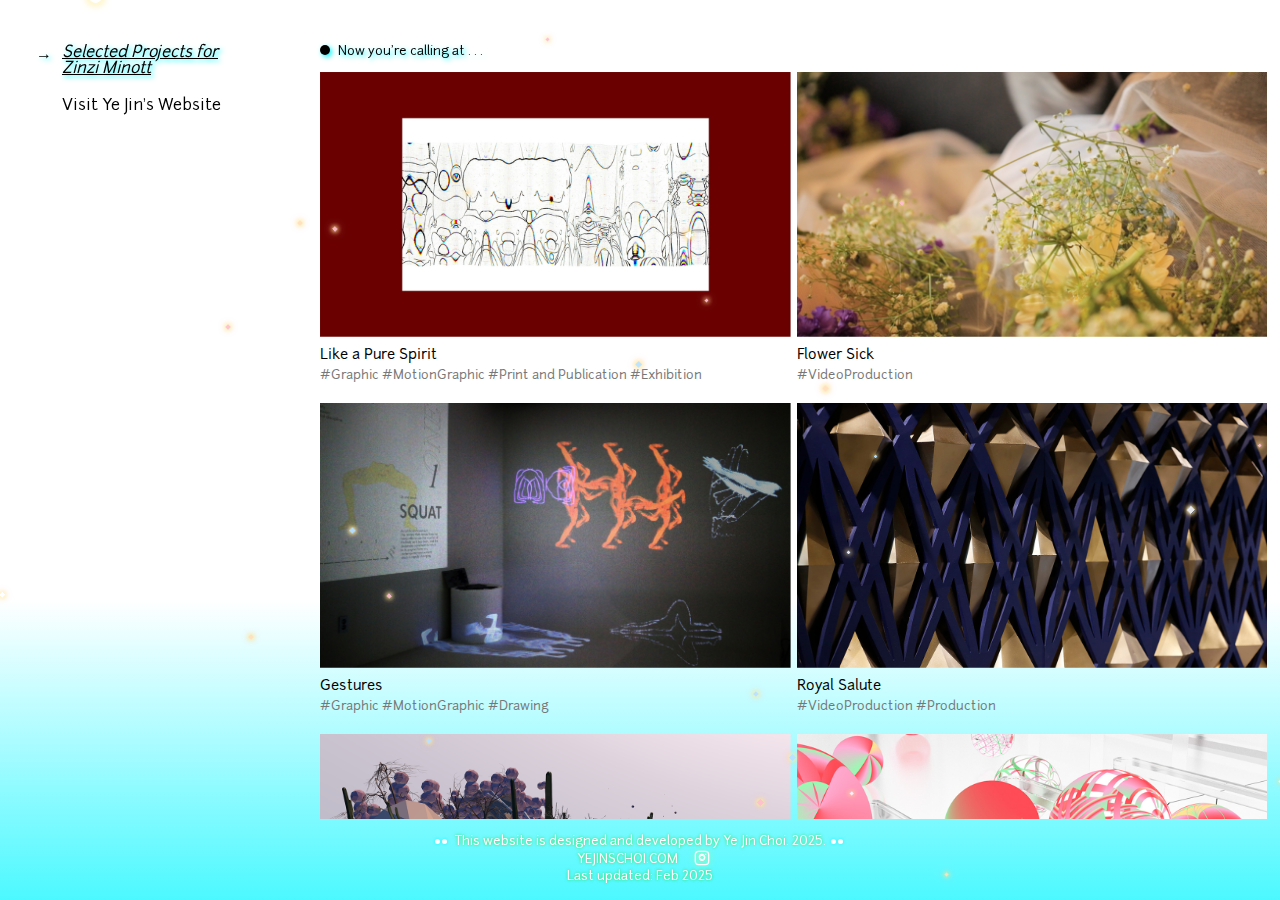
<file: index.html>
<!doctype html>
<html>
<head>
<meta charset="UTF-8">
<meta name="viewport" content="width=device-width, initial-scale=1.0, maximum-scale=1.0, user-scalable=no">

<meta http-equiv="X-UA-Compatible" content="ie=edge">
<title>YeJin Choi</title>
	<link rel="apple-touch-icon" sizes="180x180" href="/assets/apple-touch-icon.png">
<link rel="icon" type="image/png" sizes="32x32" href="/assets/favicon-32x32.png">
<link rel="icon" type="image/png" sizes="16x16" href="/assets/favicon-16x16.png">
<link rel="manifest" href="/assets/site.webmanifest">
<link rel="mask-icon" href="/assets/safari-pinned-tab.svg" color="#5bbad5">
<meta name="msapplication-TileColor" content="#da532c">
<meta name="theme-color" content="#ffffff">
<link href="css/reset.css" rel="stylesheet">
    <link rel="stylesheet" href="css/project.css">
	<link rel="stylesheet" href="css/project_all.css">
	<link rel="stylesheet" href="css/font/junction.css" type="text/css">
	<link rel="stylesheet" href="css/font/ribes.css" type="text/css">
	<link rel="stylesheet" href="css/font/basteleur.css" type="text/css">
	<link rel="stylesheet" href="css/font/at_apoc.css" type="text/css">
	<link rel="stylesheet" href="css/font/vppixelprooutline.css" type="text/css">
	<link rel="stylesheet" href="css/font/pilowlava.css" type="text/css">
	<link rel="stylesheet" href="css/font/sinistre.css" type="text/css">
	<link rel="stylesheet" href="css/font/courgette.css" type="text/css">
	<link rel="stylesheet" href="css/font/transeptV01VF.css" type="text/css">
	<link rel="preconnect" href="https://fonts.googleapis.com">
	<link rel="preconnect" href="https://fonts.gstatic.com" crossorigin>
	<link href="https://fonts.googleapis.com/css2?family=ABeeZee:ital@0;1&family=Bitter:ital,wght@0,100..900;1,100..900&family=Courgette&family=Hubballi&family=IBM+Plex+Sans+KR&family=Kreon:wght@300..700&family=Montserrat:ital,wght@0,100..900;1,100..900&family=PT+Serif:ital,wght@0,400;0,700;1,400;1,700&family=Signika:wght@300..700&family=Srisakdi:wght@400;700&display=swap" rel="stylesheet">
</head>
<body>
	<div class="containter">
		<div class="top-profile">
			<p1>As a multi-disciplinary designer, Ye Jin(SanSan) explores 2D and 3D graphic images, publications, photography and various interactive mtehodologies including coding and installation works.</p>
		</div>
		<div class="navigator">
    <a href="project.html">Selected Projects for<br>Zinzi Minott</a><br>
			<a href="https://yejinschoi.com" target="_blank">Visit Ye Jin's Website</a>
</div>
		<div class="context">
		<div class="now"><div class="circle"></div><p>Now you're calling at . . .</p></div>
    	<div class="project-container" id="projectContainer"></div>
        <!-- JavaScript에서 동적으로 생성 -->
			</div>
    	</div>
	<!----------------------------------------------------------------------->
	<!--
	<button class="close" onclick="location.href='https://yejinschoi.com'">
			<div class="line-hori"></div>
			<div class="line-verti"></div>
	</button>
-->
	<div class="bottom">
		<!-- 기존 요소 (가운데 정렬) -->
    <div class="center-content">
        <div class="copyright">
            <div class="circle"></div><div class="circle"></div>
            <div class="marquee">
                <p1 class="copyright">This website is designed and developed by Ye Jin Choi. 2025.</p1>
            </div>
            <div class="circle"></div><div class="circle"></div>
        </div>

        <div class="button-container">
            <button class="btn" onclick="location.href='http://yejinschoi.com'">
                YEJINSCHOI.COM
            </button>
            <a href="https://www.instagram.com/sansan.wip" target="_blank" class="instagram-btn">
                <svg xmlns="http://www.w3.org/2000/svg" width="24" height="24" viewBox="0 0 24 24" fill="none" stroke="white" stroke-width="2" stroke-linecap="round" stroke-linejoin="round">
                    <rect x="2" y="2" width="20" height="20" rx="5" ry="5"></rect>
                    <circle cx="12" cy="12" r="4" stroke-width="1.5"></circle>
                    <path d="M16 11.37a4 4 0 1 1-4.73-4.73 4 4 0 0 1 4.73 4.73z"></path>
                    <line x1="17.5" y1="6.5" x2="17.5" y2="6.5"></line>
                </svg>
            </a>
        </div>

        <p1>Last updated: Feb 2025</p1>
    </div>
</div>
    <script src="js/re_menu_selected_zinziminott.js"></script>
</body>
</html>
</file>
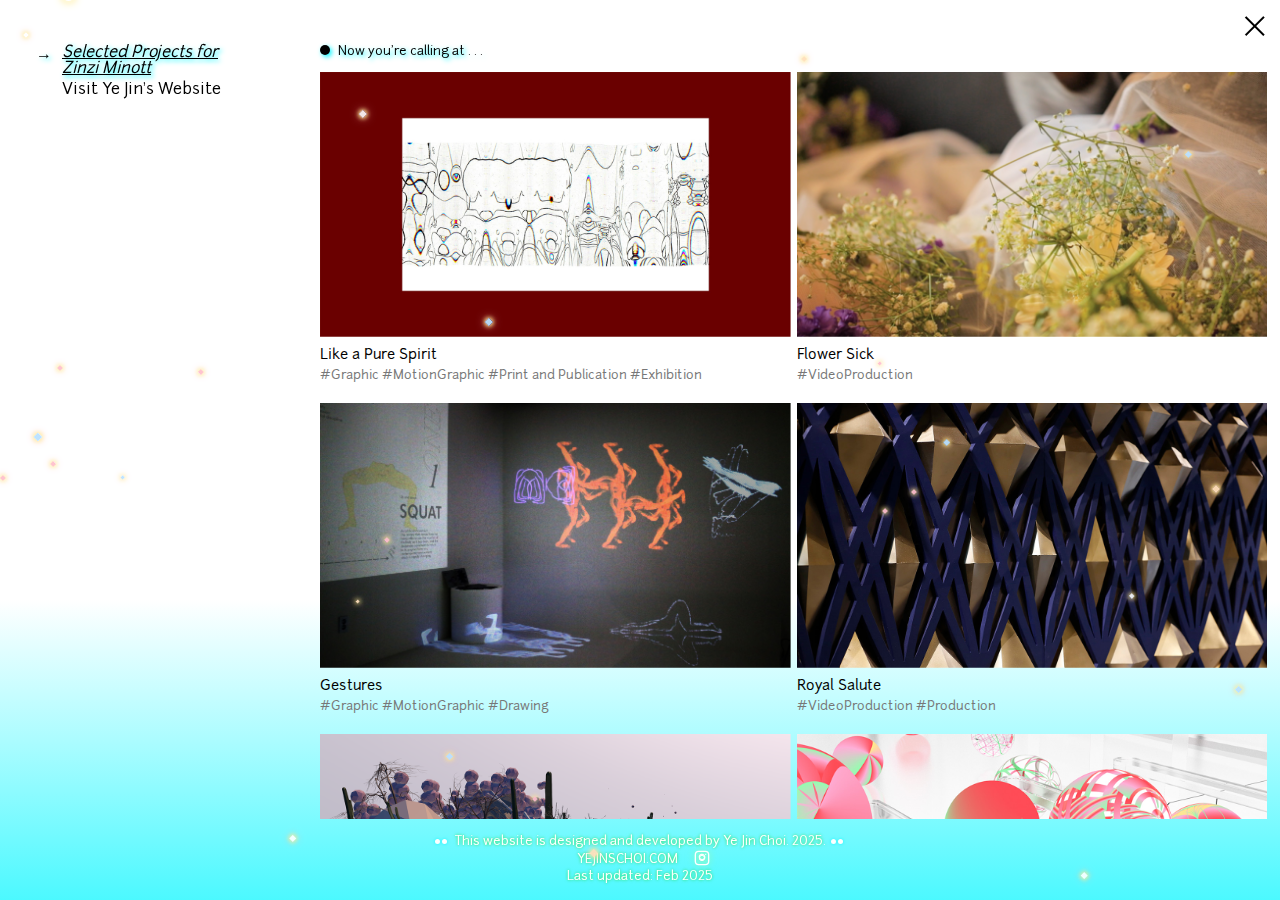
<file: project_selected_zinziminott.html>
<!doctype html>
<html>
<head>
<meta charset="UTF-8">
<meta name="viewport" content="width=device-width, initial-scale=1.0, maximum-scale=1.0, user-scalable=no">

<meta http-equiv="X-UA-Compatible" content="ie=edge">
<title>YeJin Choi</title>
	<link rel="apple-touch-icon" sizes="180x180" href="/assets/apple-touch-icon.png">
<link rel="icon" type="image/png" sizes="32x32" href="/assets/favicon-32x32.png">
<link rel="icon" type="image/png" sizes="16x16" href="/assets/favicon-16x16.png">
<link rel="manifest" href="/assets/site.webmanifest">
<link rel="mask-icon" href="/assets/safari-pinned-tab.svg" color="#5bbad5">
<meta name="msapplication-TileColor" content="#da532c">
<meta name="theme-color" content="#ffffff">
<link href="../css/reset.css" rel="stylesheet">
    <link rel="stylesheet" href="../css/project.css">
	<link rel="stylesheet" href="../css/project_all.css">
	<link rel="stylesheet" href="../css/font/junction.css" type="text/css">
	<link rel="stylesheet" href="../css/font/ribes.css" type="text/css">
	<link rel="stylesheet" href="../css/font/basteleur.css" type="text/css">
	<link rel="stylesheet" href="../css/font/at_apoc.css" type="text/css">
	<link rel="stylesheet" href="../css/font/vppixelprooutline.css" type="text/css">
	<link rel="stylesheet" href="../css/font/pilowlava.css" type="text/css">
	<link rel="stylesheet" href="../css/font/sinistre.css" type="text/css">
	<link rel="stylesheet" href="../css/font/courgette.css" type="text/css">
	<link rel="stylesheet" href="../css/font/transeptV01VF.css" type="text/css">
	<link rel="preconnect" href="https://fonts.googleapis.com">
	<link rel="preconnect" href="https://fonts.gstatic.com" crossorigin>
	<link href="https://fonts.googleapis.com/css2?family=ABeeZee:ital@0;1&family=Bitter:ital,wght@0,100..900;1,100..900&family=Courgette&family=Hubballi&family=IBM+Plex+Sans+KR&family=Kreon:wght@300..700&family=Montserrat:ital,wght@0,100..900;1,100..900&family=PT+Serif:ital,wght@0,400;0,700;1,400;1,700&family=Signika:wght@300..700&family=Srisakdi:wght@400;700&display=swap" rel="stylesheet">
</head>
<body>
	<div class="containter">
		<div class="top-profile">
			<p1>As a multi-disciplinary designer, Ye Jin(SanSan) explores 2D and 3D graphic images, publications, photography and various interactive mtehodologies including coding and installation works.</p>
		</div>
		<div class="navigator">
    <a href="project.html">Selected Projects for<br>Zinzi Minott</a>
			<a href="https://yejinschoi.com">Visit Ye Jin's Website</a>
</div>
		<div class="context">
		<div class="now"><div class="circle"></div><p>Now you're calling at . . .</p></div>
    	<div class="project-container" id="projectContainer"></div>
        <!-- JavaScript에서 동적으로 생성 -->
			</div>
    	</div>
	<!----------------------------------------------------------------------->
	<button class="close" onclick="location.href='https://yejinschoi.com'">
			<div class="line-hori"></div>
			<div class="line-verti"></div>
	</button>
	<div class="bottom">
		<!-- 기존 요소 (가운데 정렬) -->
    <div class="center-content">
        <div class="copyright">
            <div class="circle"></div><div class="circle"></div>
            <div class="marquee">
                <p1 class="copyright">This website is designed and developed by Ye Jin Choi. 2025.</p1>
            </div>
            <div class="circle"></div><div class="circle"></div>
        </div>

        <div class="button-container">
            <button class="btn" onclick="location.href='http://yejinschoi.com'">
                YEJINSCHOI.COM
            </button>
            <a href="https://www.instagram.com/sansan.wip" target="_blank" class="instagram-btn">
                <svg xmlns="http://www.w3.org/2000/svg" width="24" height="24" viewBox="0 0 24 24" fill="none" stroke="white" stroke-width="2" stroke-linecap="round" stroke-linejoin="round">
                    <rect x="2" y="2" width="20" height="20" rx="5" ry="5"></rect>
                    <circle cx="12" cy="12" r="4" stroke-width="1.5"></circle>
                    <path d="M16 11.37a4 4 0 1 1-4.73-4.73 4 4 0 0 1 4.73 4.73z"></path>
                    <line x1="17.5" y1="6.5" x2="17.5" y2="6.5"></line>
                </svg>
            </a>
        </div>

        <p1>Last updated: Feb 2025</p1>
    </div>
</div>
    <script src="../js/re_menu_selected_zinziminott.js"></script>
</body>
</html>
</file>
<file: css/project.css>
html, body {
	font-family: 'Junction', sans-serif;
	font-size: 16px;
	max-width: 100%;
	scroll-behavior: smooth;
}
body {
	width: 100vw;
	height: 100vh;
	scroll-behavior: smooth;
	-webkit-overflow-scrolling: touch;
 	margin: 0;
	background:
		/*linear-gradient(to bottom, rgba(0, 246, 255, 0.7), rgba(144, 140, 151, 0.7), rgba(111, 103, 122, 0.7), rgba(99, 0, 255, 0.7), rgba(51, 100, 30, 0.7));*/
		linear-gradient(to bottom, rgba(255, 255, 255, 1),rgba(255, 255, 255, 1),rgba(255, 255, 255, 1),rgba(0, 246, 255, 0.7));
	background-size: cover, 100% 100%;
	background-repeat: no-repeat;
	background-position: center;
	overflow: hidden;
}
.container {
     position: relative;
     width: 100vw;
}
.top-profile {
	display: none;
	position: fixed;
	width: 95%;
	height: 8vh;
	padding-top: 2vh;
	padding-left: 2vh;
}
.top-profile p1 {
	font-size: 1.5rem;
}
.context {
	display: flex;
    flex-direction: column;
    width: 100%;
    height: calc(100vh - 9vh); /* 상단 고정 영역 제외한 높이 */
    overflow-y: auto; /* 내부 스크롤 활성화 */
    padding-top: 8vh;
}
.now {
    position: fixed; /* 화면 상단에 고정 */
    top: 5vh; /* 적절한 위치 조정 */
    left: 75%;
    transform: translateX(-50%);
    display: flex;
    flex-direction: row;
    margin-bottom: 1em;
    animation: blink 1.5s infinite ease-out;
    width: 100%;
    z-index: 10;
	text-shadow: 2px 2px 5px rgba(0, 246, 255, 1); /* 텍스트 그림자 추가 */
}

@keyframes blink {
  from {
    opacity: 0; /* 초기 상태: 보이기 */
  }
  to {
    opacity: 1; /* 최종 상태: 숨기기 */
  }
}
.now .circle {
	width: .65em;
	height: .65em;
	border-radius: 50%;
	margin-right: 0.5em;
	background-color: #000000;
	box-shadow: 2px 2px 5px rgba(0, 246, 255, 1); /* 텍스트 그림자 추가 */
}
.now p {
	font-family: 'Junction', sans-serif;
	font-size: .8em;
	color: black;
}
/* 기본 컨테이너 스타일 */
.project-container {
    display: grid;
    grid-template-columns: repeat(2, 1fr); /* 2열 그리드 */
    gap: 6px;
    width: 74%;
	margin-left: 25%;
    overflow-y: auto; /* 내부 컨텐츠가 넘칠 경우 스크롤 */
}

/* 개별 프로젝트 스타일 */
.project {
    text-decoration: none;
    display: flex;
    flex-direction: column;
    /*box-shadow: 0 4px 8px rgba(0, 0, 0, 0.1);*/
    transition: transform 0.3s ease;
    padding-bottom: 15px; /* 제목과 태그가 안 잘리게 여백 추가 */
}

.project:hover {
    transform: scale(1);
}

/* 썸네일 이미지 */
.project img {
    width: 100%;
    aspect-ratio: 16 / 9; /* 16:9 비율 유지 */
    object-fit: cover;
    display: block;
	transition: transform 0.3s ease-in-out, clip-path 0.3s ease-in-out;
    clip-path: inset(0); /* 기본값 */
}

/* 제목 스타일 (이미지 아래 5px 간격) */
.project-title {
	display: flex;
    margin-top: 10px;
    font-weight: normal;
    font-size: .9em;
	line-height: 1.2em;
    color: #000000;
}

/* 태그 스타일 (제목 아래 5px 간격) */
.project-tags {
	display: flex;
    margin-top: 5px;
    font-size: 0.8em;
    color: #777;
}
/* Hover 시 효과 적용 */
.project:hover img {
}
.project:hover .project-title {
	font-style: italic;
	background-color: yellowgreen;
	color: white;
}
.navigator {
	position: fixed;
    display: flex;
    flex-direction: column;
    justify-content: space-around;
	width: 20%;
	left: 2rem;
	top: 5vh;
	z-index: 100;
}
.navigator a {
	color: rgba(0,0,0,1);
}
.navigator a {
    all: unset; /* 기본 버튼 스타일 제거 */
	display: inline-block; /* 텍스트 관련 스타일이 초기화되지 않도록 */
    font-size: 16px;
    position: relative;
    transition: all 0.3s ease;
    padding-left: 30px; /* 화살표 공간 확보 */
	padding-bottom: .3em;
	cursor: pointer;
	/*background-color: greenyellow;
	width: 20%;*/
}
/* hover 시 화살표 보이게 설정 */
.navigator a:hover::before {
    opacity: 1;
    transform: translateX(-5px); /* 약간 왼쪽 이동 */
}
/* hover 시 글씨도 오른쪽으로 이동 */
.navigator a:hover {
    padding-left: 35px;
    font-style: italic;
	cursor: pointer;
	 text-shadow: 2px 2px 5px rgba(120, 255, 0, 1); /* 텍스트 그림자 추가 */
}

.close {
	display: flex;
	position: fixed;
	width: 2em;
	height: 2em;
	top: 1em;
	right: 1em;
	background-color: rgba(255, 255, 255, 0);
	border: 0;
	/*border: 1px solid blue;*/
	cursor: pointer;
	z-index: 70;
	transform: rotateZ(45deg);
	transition: 0.5s;
	/*border: 1px solid green;*/
	z-index: 50;
}
.close:hover {
	transform: rotateZ(135deg);
}
.close .line-hori {
	position: absolute;
	top: 47.5%;
	left: 0;
	width: 100%;
	border: 1px solid #000000;
}
.close .line-verti {
	position: absolute;
	top: 0;
	left: 45%;
	height: 100%;
	border: 1px solid #000000;
	background-color: rgba(0, 0, 0, 0);
	z-index: 1;
}
.bottom {
    position: fixed;
    width: 100%;
    display: flex;
    justify-content: center; /* 기존 요소 중앙 정렬 */
    align-items: center;
    padding: 15px 5vw;
}

/* ✅ 기존 요소를 중앙 정렬 유지 */
.center-content {
    display: flex;
    flex-direction: column;
    align-items: center;
    text-align: center;
}

/* ✅ 방문자 카운트 (우측 하단 고정) */
.visitor-counter {
	display: block;
    position: absolute;
    bottom: 1vh; /* 화면 하단에서 10px 위 */
    right: 2.5vw; /* 화면 오른쪽에서 3vw 왼쪽 */
    min-width: 120px; /* ✅ 최소 너비 설정 (숫자가 겹치지 않도록) */
}
.center-content p1, button, .instagram-btn{
    font-family: 'junction', sans-serif;
    font-size: .8rem;
    line-height: .95rem;
    text-align: center;
    color: rgb(255,255,255);
    text-shadow: 0px 0px 3px rgba(30,209,0,.7), 0px 0px 5px rgba(30,209,0,.2);
}
.visitor-counter span {
	font-size: .8rem;
    line-height: .95rem;
    color: rgb(255,255,255);
    text-shadow: 0px 0px 3px rgba(170,255,140,.7), 0px 0px 5px rgba(170,255,140,.2);
	 letter-spacing: 1px; /* ✅ 글자 간격 조정 */
}
.visitor-counter p1 {
	 text-align: right;
	display: block;
    font-family: 'junction', sans-serif;
    font-size: .8rem;
    line-height: .95rem;
    color: rgb(255,255,255);
    text-shadow: 0px 0px 3px rgba(170,255,140,.7), 0px 0px 5px rgba(170,255,140,.2);
	white-space: nowrap; /* ✅ 숫자가 한 줄로 유지되도록 설정 */
}
/* 버튼과 아이콘을 가로 정렬 */
.button-container {
    display: inline-flex;
    align-items: center;
    gap: 10px; /* 버튼과 아이콘 사이 여백 */
}

/* 버튼 스타일 */
button {
    background-color: rgba(255, 255, 255, 0);
    border: 0;
    cursor: pointer;
	padding-top: 0.35vh;
}

button:hover, .instagram-btn:hover {
    text-decoration: underline;
}
/* 인스타그램 버튼 스타일 */
.instagram-btn {
    display: flex;
    align-items: center;
    justify-content: center;
    background-color: transparent;
    border: none;
    cursor: pointer;
    padding: 0;
}
/* 기존 버튼과 동일한 hover 효과 적용 */
.instagram-btn {
    display: flex;
    align-items: center;
    justify-content: center;
    background-color: transparent;
    border: none;
    cursor: pointer;
    padding: 0;
    position: relative; /* 밑줄 위치 조정용 */
}

/* 호버 시 아이콘에도 밑줄 추가 */
.instagram-btn::after {
    content: "";  
    position: absolute;
    bottom: -2px; /* 밑줄 위치 조정 */
    width: 100%;  
    height: 1px;  
    background-color: white;  
    transform: scaleX(0); /* 기본적으로 숨김 */
    /*transition: transform 0.2s ease-in-out;*/
}

/* hover 시 밑줄 표시 */
.instagram-btn:hover::after {
    transform: scaleX(1); /* 밑줄 나타남 */
}

.instagram-btn svg {
    width: 16px;  /* 아이콘 크기 */
    height: 16px;
    stroke: rgb(255, 255, 255);
	filter: drop-shadow(0px 0px 3px rgba(170,255,140,0.7)) 
            drop-shadow(0px 0px 5px rgba(170,255,140,0.2)); /* 그림자 효과 추가 */
	margin-bottom: .1rem;
}
/* 링크 스타일 */
.bottom a {
    text-decoration: none;
}

.bottom a:hover {
    text-decoration: none;
    font-weight: bold;
}

.bottom a:active,
.bottom a:checked {
    text-decoration: none;
}

/* copyright 스타일 */
.copyright {
    display: flex;
    flex-direction: row;
    align-items: center;
    padding-left: .4vw;
    padding-right: .4vw;
	line-height: .95rem;
}

/* 원 스타일 */
.bottom .circle {
    width: .4vw;
    height: .4vw;
    background-color: rgb(255,255,255);
    border-radius: 50%;
    display: flex;
    justify-content: center;
    align-items: center;
    margin-right: .15vw;
    box-shadow: 0px 0px 3px rgba(0,246,255,.7), 0px 0px 5px rgba(0,246,255,.2);
}
/* 글리터 효과 스타일 */
.glitter {
    position: absolute;
    width: 5px; /* 글리터 크기 */
    height: 5px;
    background-color: white; /* 글리터 색상 */
    opacity: 0.8;
    border-radius: 50%; /* 원형 */
    pointer-events: none; /* 클릭 불가 */
	box-shadow: 0 0 5px white, 0 0 10px gold; /* 빛나는 효과 */
    animation: fall linear infinite; /* 애니메이션 설정 */
}

@keyframes fall {
    0% {
        transform: translateY(-100vh); /* 위에서 시작 */
        opacity: 1; /* 처음에는 보임 */
    }
    100% {
        transform: translateY(100vh); /* 아래로 떨어짐 */
        opacity: 0; /* 아래로 갈수록 사라짐 */
    }
}
@keyframes blink {
    0%, 100% {
        opacity: 1; /* 완전히 보이는 상태 */
    }
    50% {
        opacity: 0; /* 완전히 보이지 않는 상태 */
    }
}
.glitter-plus {
    position: absolute;
    width: 4.5px;      /* 다이아몬드의 가로 크기 */
    height: 4.5px;     /* 다이아몬드의 세로 크기 (길쭉하게 설정) */
    background-color: rgba(255, 255, 255, 0.9); /* 다이아몬드 색상 */
    transform: rotate(45deg); /* 45도 회전으로 다이아몬드 모양 구현 */
    animation: blink 1s infinite; /* 깜빡임 애니메이션 */
    box-shadow: 0 0 5px white, 0 0 5px gold, 0 0 10px lightpink; /* 빛나는 효과 */
}
.color-white { background-color: rgba(255, 255, 255, 0.95); }
.color-gold { background-color: rgba(255, 223, 186, 0.95); }
.color-lightblue { background-color: rgba(186, 225, 255, 0.95); }
.color-lightpink { background-color: rgba(255, 192, 203, 0.95); }
@media (min-width: 768px) and (max-width: 1024px) {
	/*--tablet css--*/
	.navigator {
	position: fixed;
    width: 26%;
    display: flex;
    flex-direction: column;
    justify-content: space-around;
	left: .5rem;
	top: 5vh;
}
	.project-container {
    grid-template-columns: repeat(1, 1fr); /* 2열 그리드 */
	width: 72%;
	margin-left: 27%;
	}
}
@media (max-width: 767px) {
	.now {
    top: 18vh; /* 적절한 위치 조정 */
    left: 53%;
}
	.context {
    padding-top: 21vh;
		height: calc(100vh - 1vh); /* 상단 고정 영역 제외한 높이 */
}
	.navigator {
	display: grid;
    grid-template-columns: repeat(4, 1fr); /* 2열 그리드 */
    gap: .15em;
	position: fixed;
    width: 98%;
	align-items: center; /* 세로 가운데 정렬 */
    justify-content: center;
	left: 0rem;
		margin-left: 1%;
		margin-right: 1%;
	top: 6vh;
}
	.navigator a {
	display: flex;
    align-items: center; /* 세로 가운데 정렬 */
		justify-content: center;
		padding-left: 0px; /* 화살표 공간 확보 */
		text-align: center;
		background-color: hotpink;
		height:3vh;
		min-height: 3vh;
		padding-top: .4em;
		line-height: 1.1em;
		color:rgba(255, 255, 255, .8);
		text-decoration: none;
		pointer-events: auto;
		transition: all 0.3s ease;
		font-size: .85em;
		pointer-events: auto !important;
	}
	/* hover 시 글씨도 오른쪽으로 이동 */
.navigator a:hover {
    padding-left: 0em;
    font-style: italic;
	cursor: pointer;
	 text-shadow: 2px 2px 5px rgba(120, 255, 0, 1); /* 텍스트 그림자 추가 */
}
	.project-container {
    grid-template-columns: repeat(1, 1fr); /* 2열 그리드 */
	width: 98%;
	margin-left: 1%;
		margin-right: 1%;
		gap: .1em;
	}
	.project-title {
		display: none;
	}
	.project-tags {
		display: none;
	}
	.bottom {
		top: 89vh;
		padding: 0;
	}
	.bottom p1, button {
	font-size: .8rem;
	color: white;
	text-shadow: 0px 0px 3px rgba(0,246,255,.7), 0px 0px 5px rgba(0,246,255,.2);
	}
.bottom button {
	padding-top: .4vh;
}
	.instagram-btn svg {
    width: 16px;  /* 아이콘 크기 */
    height: 16px;
    stroke: rgb(255, 255, 255);
	filter: drop-shadow(0px 0px 3px rgba(170,255,140,0.7)) 
            drop-shadow(0px 0px 5px rgba(170,255,140,0.2)); /* 그림자 효과 추가 */
	margin-bottom: .1rem;
}
.visitor-counter {
	display: none;
        right: 2vw; /* 모바일에서는 조금 더 안쪽으로 */
        font-size: 0.7rem; /* 글자 크기 조정 */
    }
}
}
</file>
<file: css/project_all.css>
@charset "UTF-8";
/* CSS Document */
/* 첫 번째 버튼: 항상 화살표 보이도록 */
.navigator a:first-child {
	font-style: italic;
	text-decoration: underline;
	text-shadow: 2px 2px 5px rgba(0, 246, 255, 1); /* 텍스트 그림자 추가 */
}
/* 화살표 스타일 */
.navigator a::before {
    content: "→"; /* 오른쪽 화살표 */
    position: absolute;
    left: 0; /* 글씨 앞에 위치 */
    width: 20px; /* 고정된 공간을 차지하여 정렬 유지 */
    text-align: right; /* 오른쪽 정렬 */
    opacity: 0; /* 기본적으로 숨김 */
    transition: opacity 0.3s ease, transform 0.3s ease;
}
.navigator a:first-child::before {
    opacity: 1;
}
@media (max-width: 767px) {
	.navigator a:first-child {
		color: rgba(255, 255, 255, 1);
	text-shadow: 2px 2px 5px rgba(0, 246, 255, 1); /* 텍스트 그림자 추가 */
		
	}
	.navigator a::before {
		display: none;
    content: "→"; /* 오른쪽 화살표 */
    position: absolute;
    left: 0; /* 글씨 앞에 위치 */
    width: 20px; /* 고정된 공간을 차지하여 정렬 유지 */
    text-align: right; /* 오른쪽 정렬 */
    opacity: 0; /* 기본적으로 숨김 */
    transition: opacity 0.3s ease, transform 0.3s ease;
	}
}
</file>
<file: css/font/junction.css>
@charset "UTF-8";
@font-face {
    font-family: 'Junction';
	src: url("../../font/junction/junction-bold.eot");
    src: url("../../font/junction/junction-bold.eot?#iefix") format('embedded-opentype'),
		url("../../font/junction/junction-bold.woff2") format('woff2'),
         url("../../font/junction/junction-bold.woff") format('woff'),
         url("../../font/junction/junction-bold.ttf") format('truetype'),
		url("../../font/junction/Junction-bold.otf") format('opentype'),
         url("../../font/junction/junction-bold.svg#junctionbold") format('svg');
    font-weight: bolder;
    font-style: normal;

}

@font-face {
    font-family: 'Junction';
    src: url("../../font/junction/junction-light.eot");
    src: url("../../font/junction/junction-light.eot?#iefix") format('embedded-opentype'),
		url("../../font/junction/junction-light.woff2") format('woff2'),
         url("../../font/junction/junction-light.woff") format('woff'),
         url("../../font/junction/junction-light.ttf") format('truetype'),
		url("../../font/junction/Junction-light.otf") format('opentype'),
         url("../../font/junction/junction-light.svg#junctionlight") format('svg');
    font-weight: lighter;
    font-style: normal;

}

@font-face {
    font-family: 'Junction';
    src: url("../../font/junction/junction-regular.eot");
    src: url("../../font/junction/junction-regular.eot?#iefix") format('embedded-opentype'),
		url("../../font/junction/junction-regular.woff") format('woff'),
		url("../../font/junction/junction-regular.woff2") format('woff2'),
		url("../../font/junction/Junction-regular.otf") format('opentype'),
         url("../../font/junction/junction-regular.woff") format('woff'),
         url("../../font/junction/junction-regular.ttf") format('truetype'),
         url("../../font/junction/junction-regular.svg#junctionregular") format('svg');
    font-weight: normal;
    font-style: normal;

}
</file>
<file: css/font/ribes.css>
@charset "UTF-8";
@font-face {
    font-family: 'Ribes';
    src: url("../../font/ribes/web/Ribes-Light.woff2") format('woff2'),
		url("../../font/ribes/web/Ribes-Light.otf") format('opentype');
    font-weight: lighter;
}
@font-face {
    font-family: 'Ribes';
    src: url("../../font/ribes/web/Ribes-Regular.woff2") format('woff2'),
		url("../../font/ribes/web/Ribes-Regular.otf") format('opentype');
    font-weight: normal;
}
@font-face {
    font-family: 'Ribes';
    src: url("../../font/ribes/web/Ribes-Black.woff2") format('woff2'),
		url("../../font/ribes/web/Ribes-Black.otf") format('opentype');
    font-weight:bolder;
}
</file>
<file: css/font/basteleur.css>
@charset "UTF-8";
@font-face {
    font-family: 'Basteleur';
	src: url("../../font/basteleur/Basteleur-Bold.woff2") format('woff2'),
         url("../../font/basteleur/Basteleur-Bold.woff") format('woff'),
         url("../../font/basteleur/Basteleur-Bold.ttf") format('truetype'),
		url("../../font/basteleur/Basteleur-Bold.otf") format('opentype');
    font-weight: bold;
    font-style: bold;

}

@font-face {
    font-family: 'Basteleur';
	src: url("../../font/basteleur/Basteleur-Moonlight.woff2") format('woff2'),
         url("../../font/basteleur/Basteleur-Moonlight.woff") format('woff'),
         url("../../font/basteleur/Basteleur-Moonlight.ttf") format('truetype'),
		url("../../font/basteleur/Basteleur-Moonlight.otf") format('opentype');
    font-weight: normal;
    font-style: normal;

}
</file>
<file: css/font/at_apoc.css>
@charset "UTF-8";
@font-face {
    font-family: 'AT Apoc';
    src: url("../../font/at apoc/AT Apoc Light.ttf") format('truetype');
    font-weight: lighter;
}
@font-face {
    font-family: 'AT Apoc';
    src: url("../../font/at apoc/AT Apoc Light Italic.ttf") format('truetype');
    font-weight: lighter;
	font-style: italic;
}
@font-face {
    font-family: 'AT Apoc';
    src: url("../../font/at apoc/AT Apoc Revelations.ttf") format('truetype');
    font-weight: normal;
}
@font-face {
    font-family: 'AT Apoc';
    src: url("../../font/at apoc/AT Apoc Revelations Italic.ttf") format('truetype');
    font-weight: normal;
	font-style: italic;
}
@font-face {
    font-family: 'AT Apoc';
    src: url("../../font/at apoc/AT Apoc Dark.ttf") format('truetype');
    font-weight: bold;
}
@font-face {
    font-family: 'AT Apoc';
    src: url("../../font/at apoc/AT Apoc Dark Italic.ttf") format('truetype');
    font-weight: bold;
	font-style: italic;
}
</file>
<file: css/font/vppixelprooutline.css>
@charset "UTF-8";
@font-face {
    font-family: 'VPPixelPro';
    src: url("../../font/vp_pixel_pro_outline/VPPixelPro-Outline.otf") format('opentype');
    font-weight: regular;
}
</file>
<file: css/font/pilowlava.css>
@charset "UTF-8";
@font-face {
    font-family: 'Pilowlava';
    src: url("../../font/pilowlava/Pilowlava-Regular.eot") format('opentype'),
		url("../../font/pilowlava/Pilowlava-Regular.woff") format('woff'),
		url("../../font/pilowlava/Pilowlava-Regular.woff2") format('woff2');
    font-weight: regular;
}
</file>
<file: css/font/sinistre.css>
@charset "UTF-8";
@font-face {
    font-family: 'Sinistre';
    src: url("../../font/sinistre/Sinistre-Bold.woff2") format('woff2'),
		url("../../font/sinistre/Sinistre-Bold.otf") format('opentype');
    font-weight: bold;
    font-style: bold;
}
@font-face {
    font-family: 'Sinistre';
    src: url("../../font/sinistre/Sinistre-Dark.woff2") format('woff2'),
		url("../../font/sinistre/Sinistre-Dark.otf") format('opentype');
    font-weight: bolder;
    font-style: dark;
}
@font-face {
    font-family: 'Sinistre';
    src: url("../../font/sinistre/Sinistre-Regular.woff2") format('woff2'),
		url("../../font/sinistre/Sinistre-Regular.otf") format('opentype');
    font-weight: normal;
    font-style: normal;
}
@font-face {
    font-family: 'Sinistre';
    src: url("../../font/sinistre/SinistreVF.woff2") format('woff2'),
		url("../../font/sinistre/SinistreVF.ttf") format('truetype');
    font-weight: vf;
    font-style: vf;
}
</file>
<file: css/font/courgette.css>
@charset "UTF-8";
@font-face {
    font-family: 'Courgette';
	src: url("../../font/courgette/Courgette-Regular.ttf") format('truetype');
    font-weight: regular;
    font-style: normal;
}
</file>
<file: css/font/transeptV01VF.css>
@font-face {
  font-family: 'TranseptV01VF';  /* 폰트 이름 */
  src: url("../../font/TranseptV01VF.woff2") format('woff2'),  /* WOFF2 파일 경로 */
       url("../../font/TranseptV01VF.woff") format('woff'),    /* WOFF 파일 경로 */
       url("../../font/TranseptV01VF.ttf") format('truetype'); /* TTF 파일 경로 */
  font-weight: 1 100;  /* 지원하는 두께 범위 (최소 1, 최대 1000) */
  font-stretch: 75% 100%; /* (선택) 지원 폭 설정 */
}
</file>
